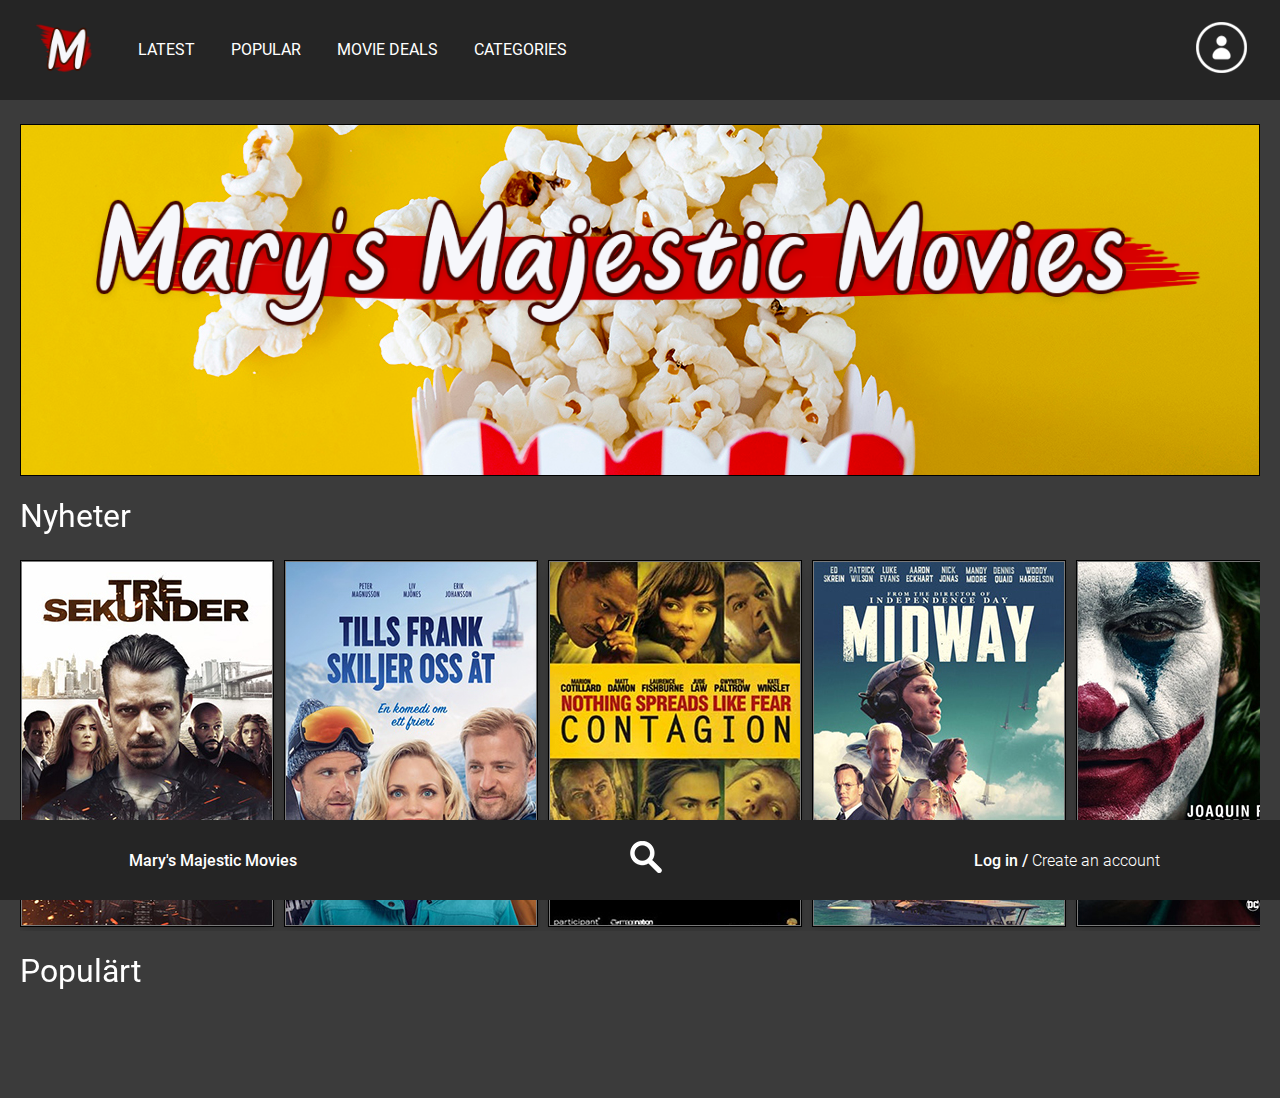
<file: index.html>
<!DOCTYPE html>
<html lang="en" xmlns="http://www.w3.org/1999/xhtml">
<head>

  <title>Mary's Majestic Movies</title>
  <script type="text/javascript" src="script.js"></script>
   <link href="style.css" rel="stylesheet" type="text/css">
   <meta charset="UTF-8" name="viewport" content="user-scalable=no">
</head>
  <body id="mainpagebody" onload="document.body.style.opacity='1'">

    <header>
      <img src="logosmall.png" class="logo-small">
      <div class="menu">
        <button class="menubutton" onclick="maincontent.location.href='content.html';document.getElementById('maincontent').frameBorder=0" type="button" value="NYHETER">LATEST</button>
        <button class="menubutton" onclick="maincontent.location.href='popular.html';document.getElementById('maincontent').frameBorder=0" type="button" value="POPULAR">POPULAR</button>
        <button class="menubutton" onclick="maincontent.location.href='offers.html';document.getElementById('maincontent').frameBorder=0" type="button" value="MOVIE DEALS">MOVIE DEALS</button>
        <button class="menubutton">CATEGORIES</button>
      </div>

      <button class="userpanel" onclick="document.getElementById('id01').style.display='block'"></button>

    </header>
    <section>
      <iframe name="maincontent" class="content" src="content.html" frameborder="0" onload="this.style.visibility = 'visible';">
    <p>Your browser does not support iframes.</p>
  </iframe>
    </section>
    <footer>
      <div class="footertitle">Mary's Majestic Movies</div>
        <div class="footersearch">
          <form>
            <input class="search" type="text" name="search">
          </form>
        </div>
      <div class="footeruser">Log in / <a href="register.html" target="maincontent">Create an account</a></div>
    </footer>
  </body>
</html>
</file>
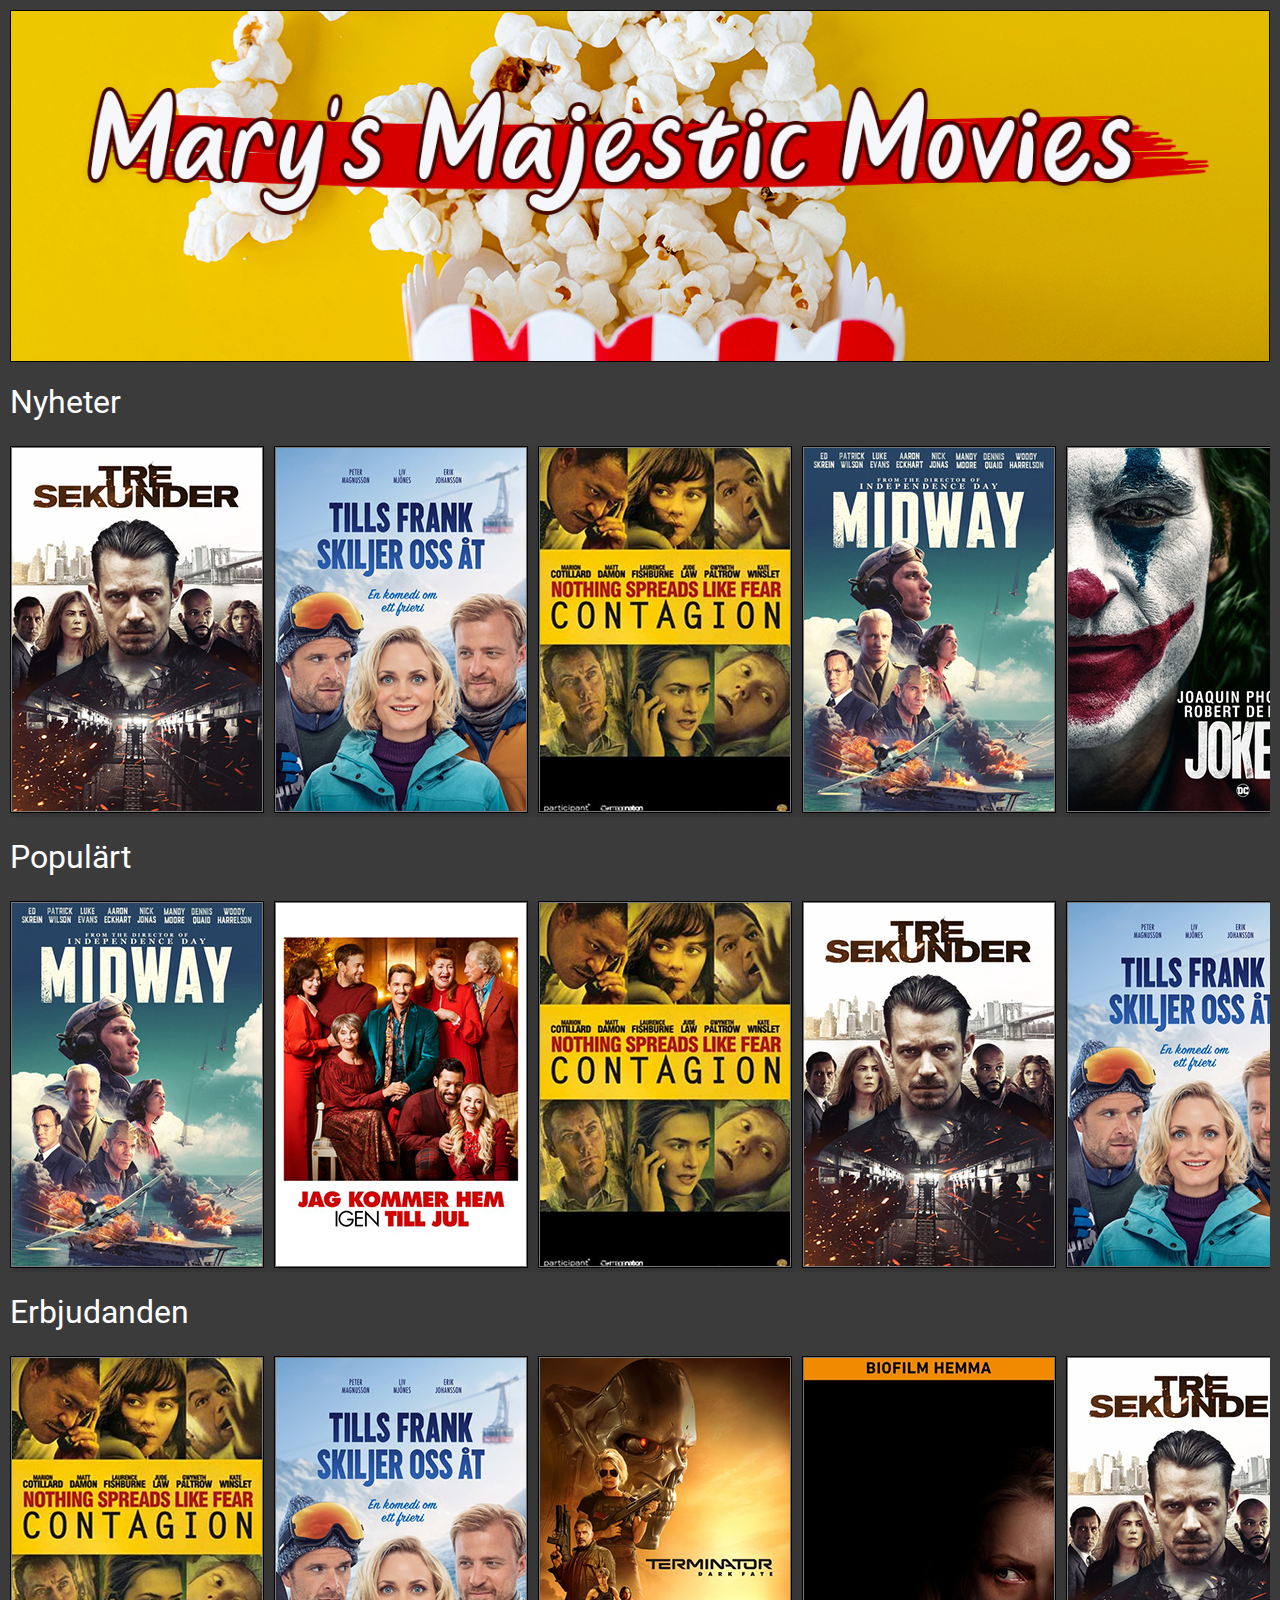
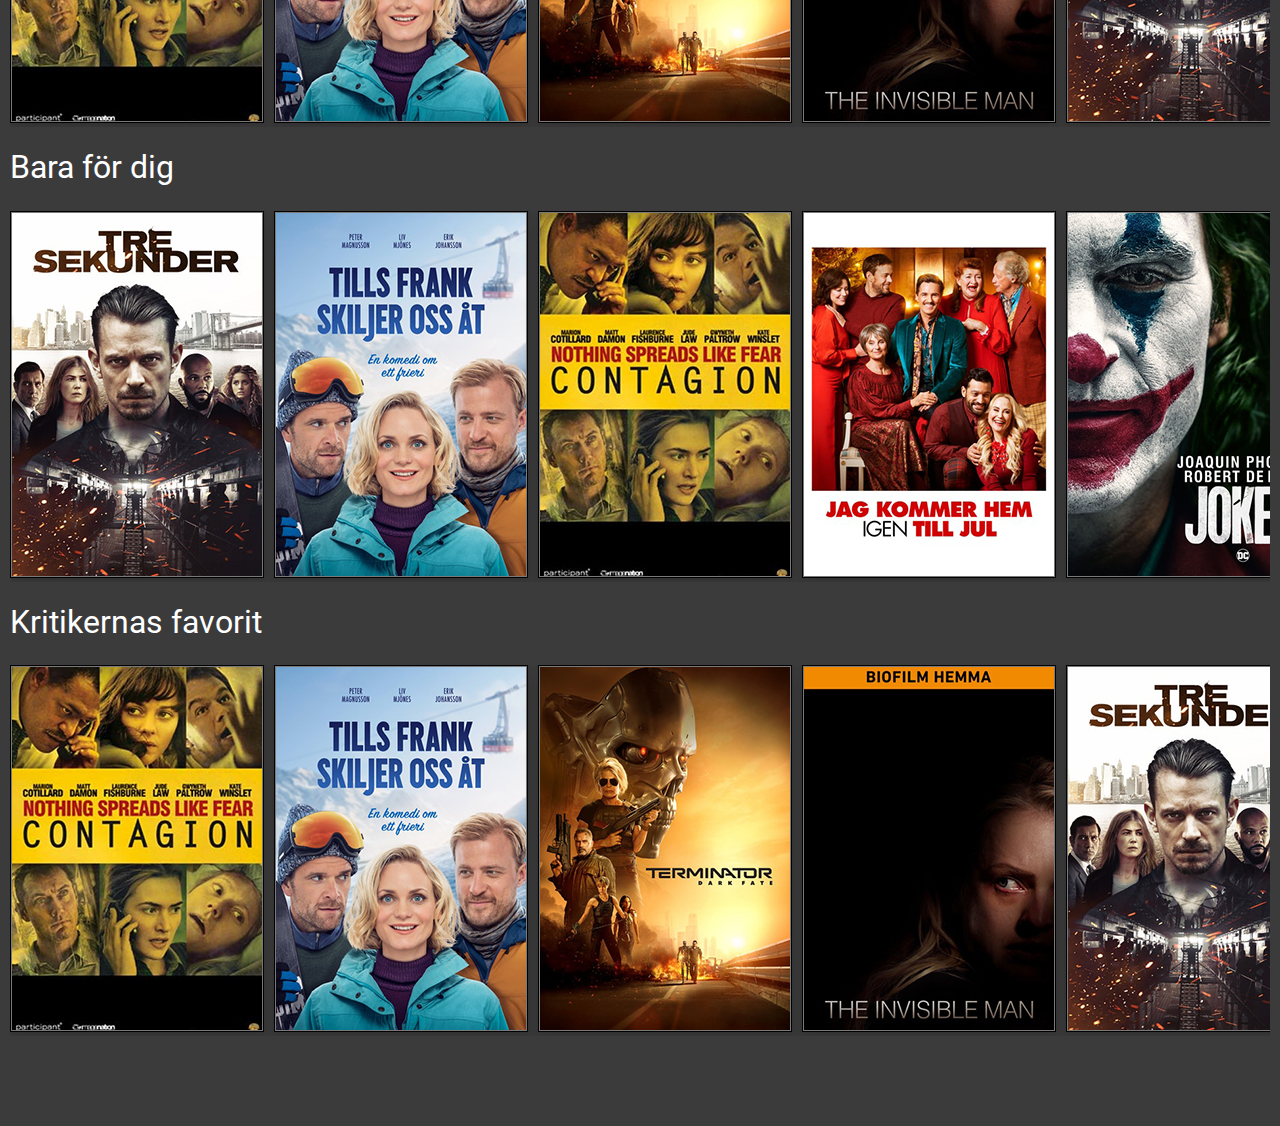
<file: content.html>
<!DOCTYPE html>
<html lang="en" xmlns="http://www.w3.org/1999/xhtml">
<head>
  <link href="style.css" rel="stylesheet" type="text/css">
</head>
<body id="mainpagebody">
  <div class="content">
<div class="banner"><img class="logo" src="logo.png"></div>
<h1>Nyheter</h1>
  <div class="scroll">
    <div class="movies">
      <div><img class="movie" src="Filmer/5.jpg"></div>
      <div><img class="movie" src="Filmer/4.jpg"></div>
      <div><img class="movie" src="Filmer/2.jpg"></div>
      <div><img class="movie" src="Filmer/8.jpg"></div>
      <div><img class="movie" src="Filmer/3.jpg"></div>
      <div><img class="movie" src="Filmer/1.jpg"></div>
      <div><img class="movie" src="Filmer/6.jpg"></div>
      <div><img class="movie" src="Filmer/7.jpg"></div>
    </div>
</div>
<h1>Populärt</h1>
<div class="scroll">
  <div class="movies">
    <div><img class="movie" src="Filmer/8.jpg"></div>
    <div><img class="movie" src="Filmer/7.jpg"></div>
    <div><img class="movie" src="Filmer/2.jpg"></div>
    <div><img class="movie" src="Filmer/5.jpg"></div>
    <div><img class="movie" src="Filmer/4.jpg"></div>
    <div><img class="movie" src="Filmer/6.jpg"></div>
    <div><img class="movie" src="Filmer/3.jpg"></div>
    <div><img class="movie" src="Filmer/1.jpg"></div>
  </div>
</div>
<h1>Erbjudanden</h1>
<div class="scroll">
  <div class="movies">
    <div><img class="movie" src="Filmer/2.jpg"></div>
    <div><img class="movie" src="Filmer/4.jpg"></div>
    <div><img class="movie" src="Filmer/6.jpg"></div>
    <div><img class="movie" src="Filmer/1.jpg"></div>
    <div><img class="movie" src="Filmer/5.jpg"></div>
    <div><img class="movie" src="Filmer/7.jpg"></div>
    <div><img class="movie" src="Filmer/8.jpg"></div>
    <div><img class="movie" src="Filmer/3.jpg"></div>
  </div>
</div>
<h1>Bara för dig</h1>
<div class="scroll">
  <div class="movies">
    <div><img class="movie" src="Filmer/5.jpg"></div>
    <div><img class="movie" src="Filmer/4.jpg"></div>
    <div><img class="movie" src="Filmer/2.jpg"></div>
    <div><img class="movie" src="Filmer/7.jpg"></div>
    <div><img class="movie" src="Filmer/3.jpg"></div>
    <div><img class="movie" src="Filmer/1.jpg"></div>
    <div><img class="movie" src="Filmer/6.jpg"></div>
    <div><img class="movie" src="Filmer/7.jpg"></div>
  </div>
</div>
<h1>Kritikernas favorit</h1>
<div class="scroll">
  <div class="movies">
    <div><img class="movie" src="Filmer/2.jpg"></div>
    <div><img class="movie" src="Filmer/4.jpg"></div>
    <div><img class="movie" src="Filmer/6.jpg"></div>
    <div><img class="movie" src="Filmer/1.jpg"></div>
    <div><img class="movie" src="Filmer/5.jpg"></div>
    <div><img class="movie" src="Filmer/7.jpg"></div>
    <div><img class="movie" src="Filmer/8.jpg"></div>
    <div><img class="movie" src="Filmer/3.jpg"></div>
  </div>
</div>
<div id="myModal" class="modal" style="display: none;">
  <iframe src="movieinfo.html" margin="auto" width="100%" height="100%" border="0" frameborder="0">
    <p>Your browser does not support iframes.</p>
</iframe>
</div>
</body>
</html>
</file>
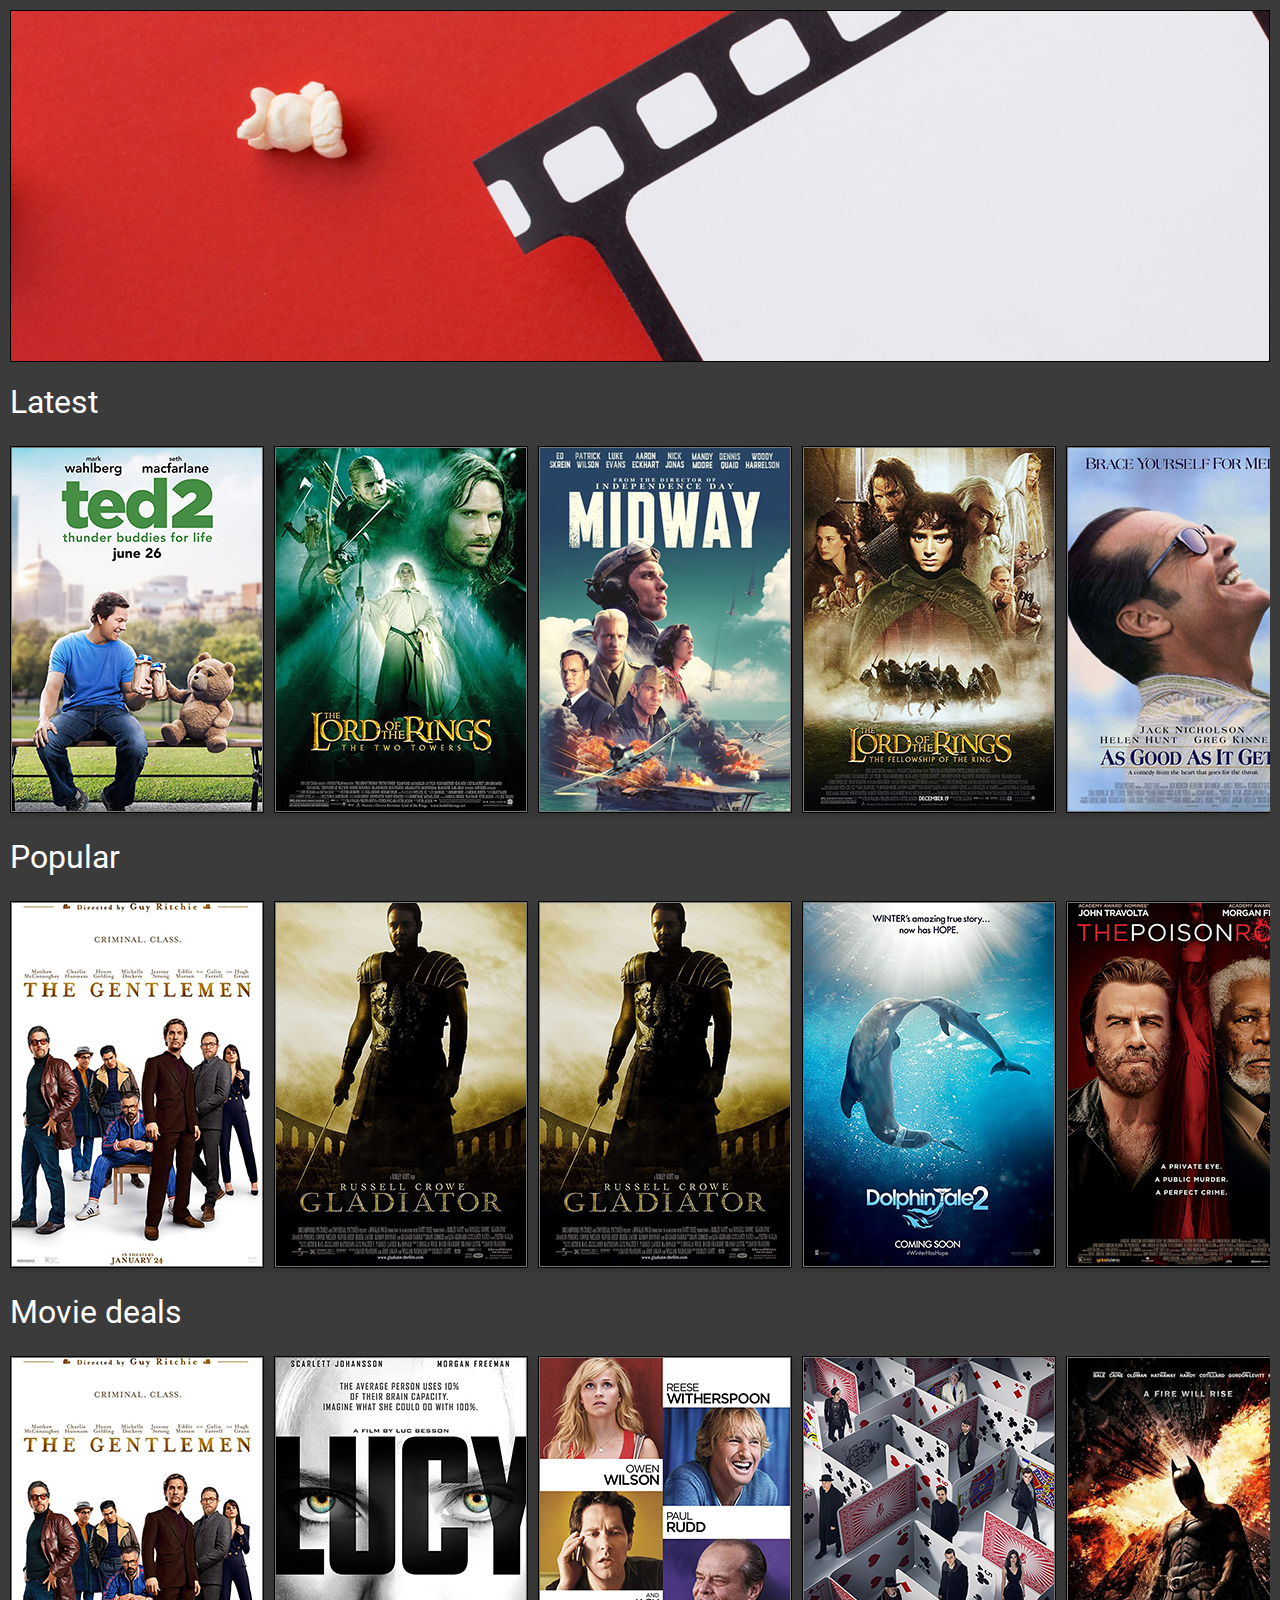
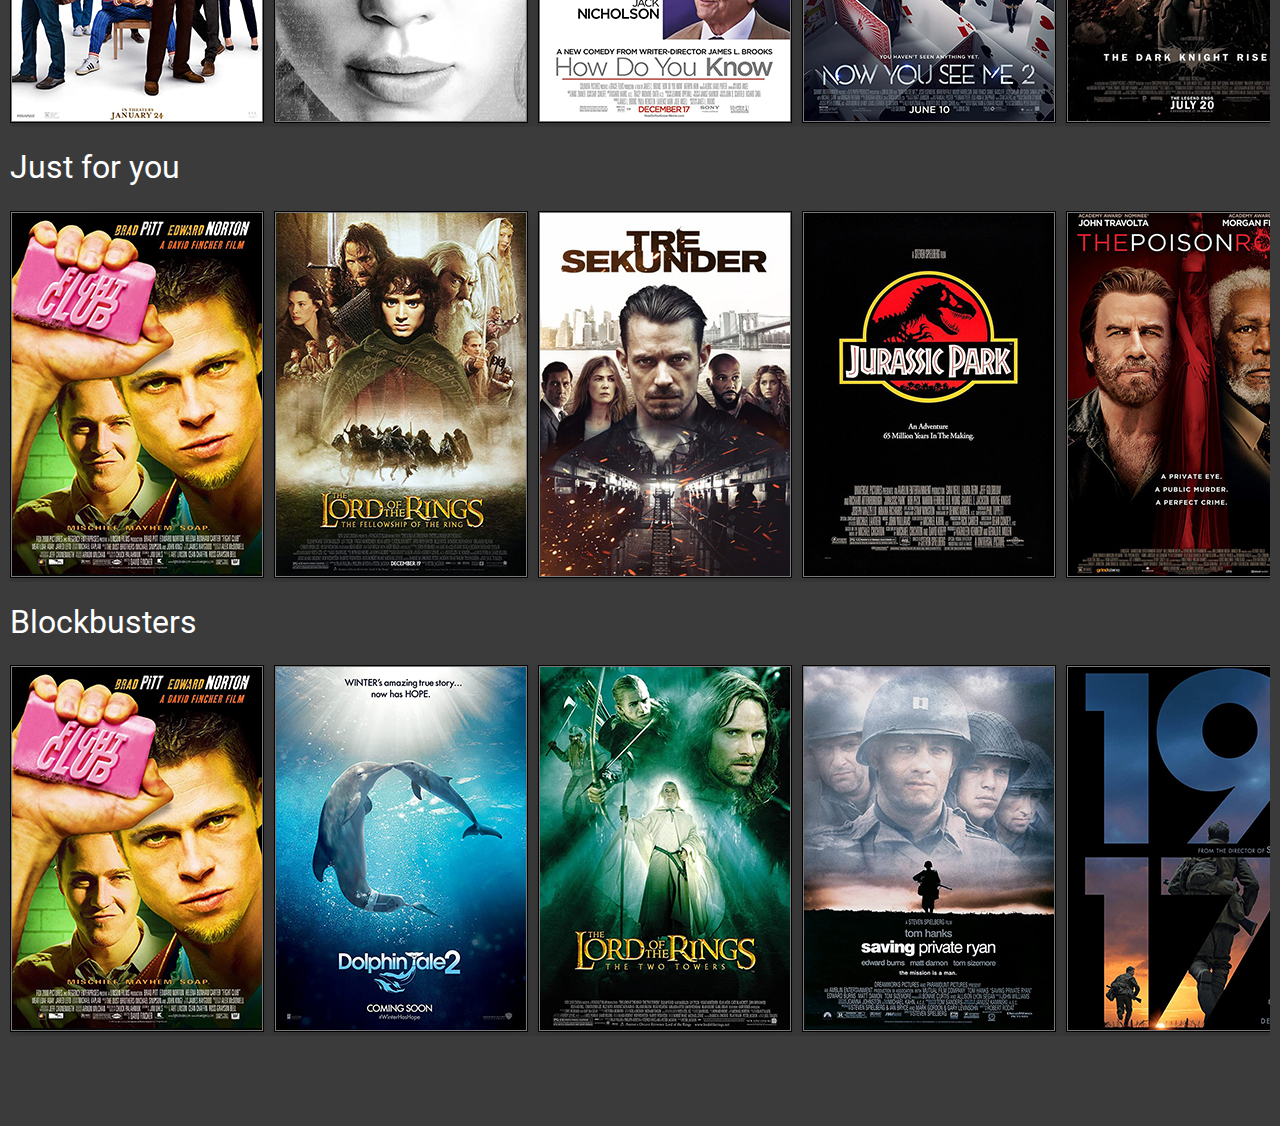
<file: offers.html>
<!DOCTYPE html>
<html lang="en" xmlns="http://www.w3.org/1999/xhtml">
<head>
  <script type="text/javascript" src="script.js"></script>
  <link href="style.css" rel="stylesheet" type="text/css">
</head>
<body id="mainpagebody"  onload="randomImg(), randomImg2(), randomImg3(), randomImg4(), randomImg5()">
<div class="content">
<div class="banner2"></div>
<h1>Latest</h1>
<div class="scroll">
    <div class="movies">
      <div id="container"></div>
    </div>
</div>
<h1>Popular</h1>
<div class="scroll">
    <div class="movies">
      <div id="popular"></div>
    </div>
</div>
<h1>Movie deals</h1>
<div class="scroll">
  <div class="movies">
    <div id="movieDeals"></div>
  </div>
</div>
<h1>Just for you</h1>
<div class="scroll">
  <div class="movies">
    <div id="justForYou"></div>
  </div>
</div>
<h1>Blockbusters</h1>
<div class="scroll">
  <div class="movies">
    <div id="blockbusters"></div>
  </div>
</div>
<div id="myModal" class="modal" style="display: none;">
  <iframe src="movieinfo.html" margin="auto" width="100%" height="100%" border="0" frameborder="0">
    <p>Your browser does not support iframes.</p>
</iframe>
</div>
</body>
</html>
</file>
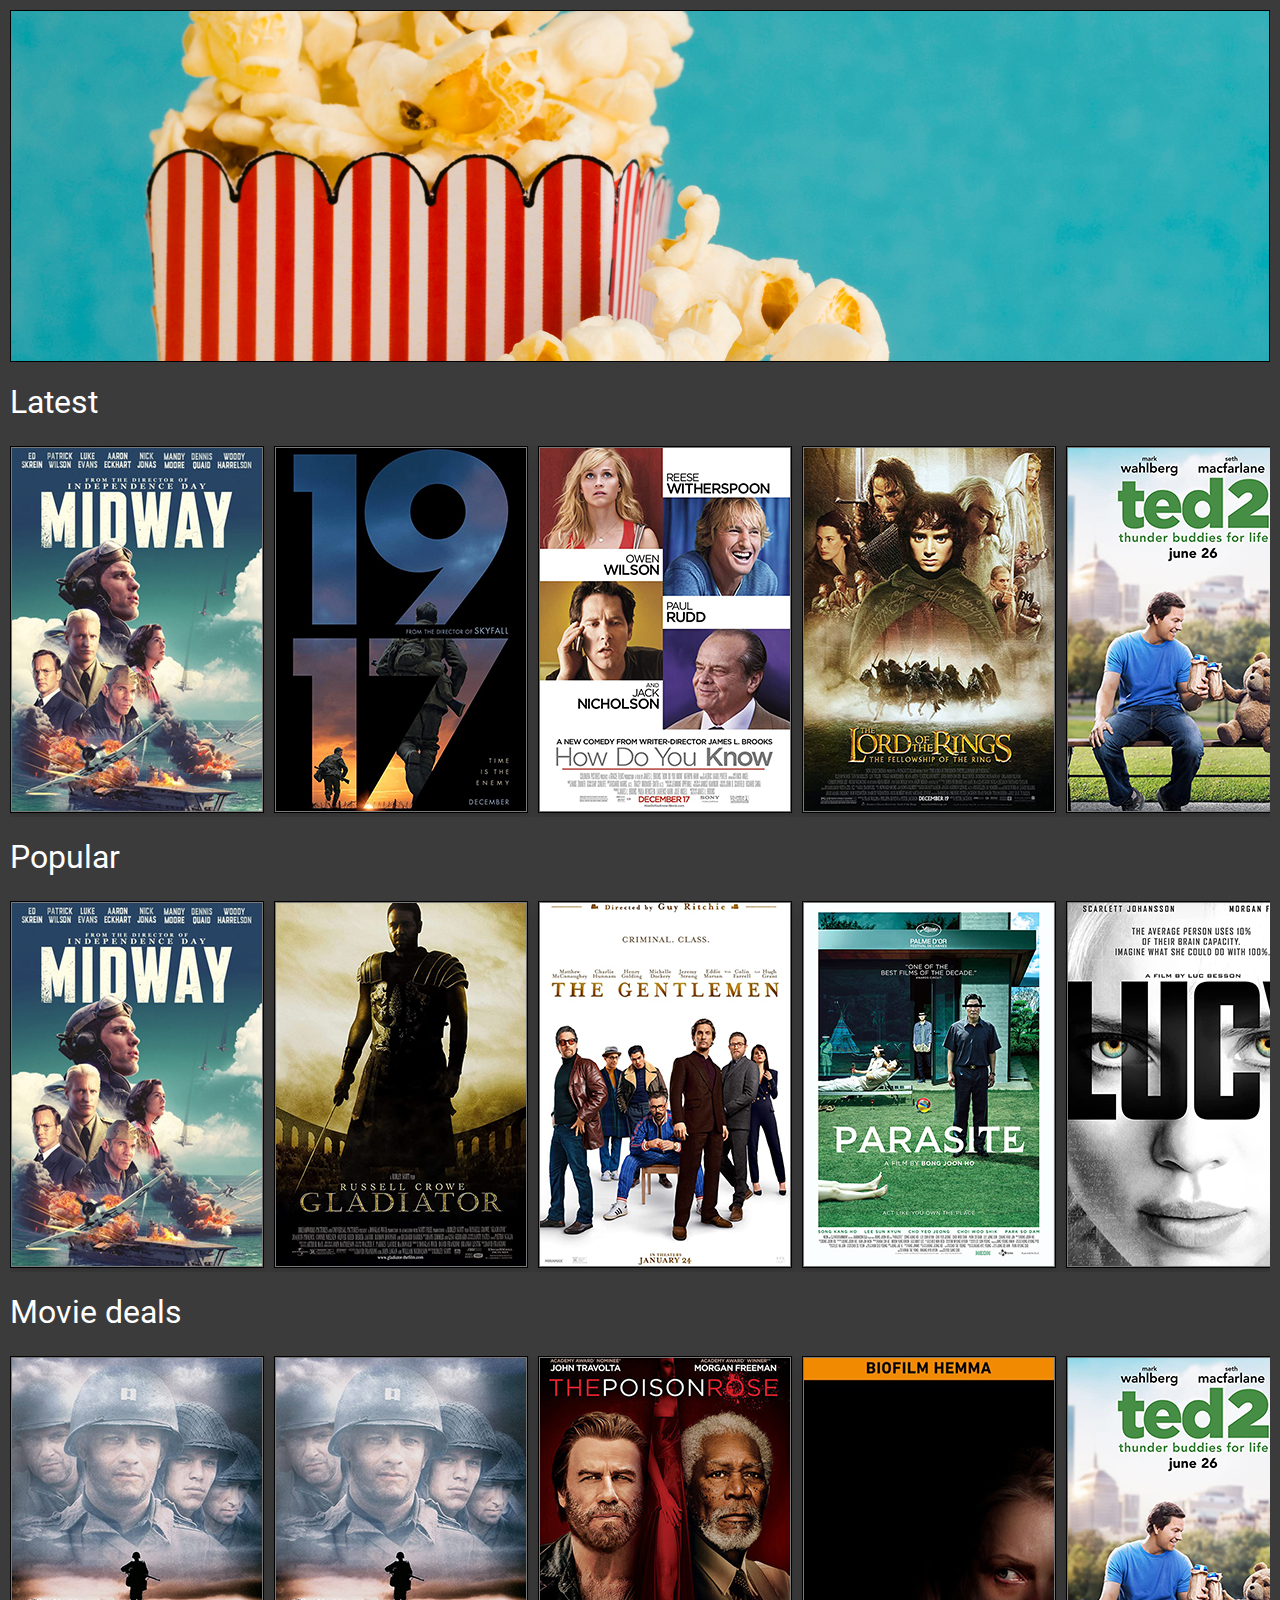
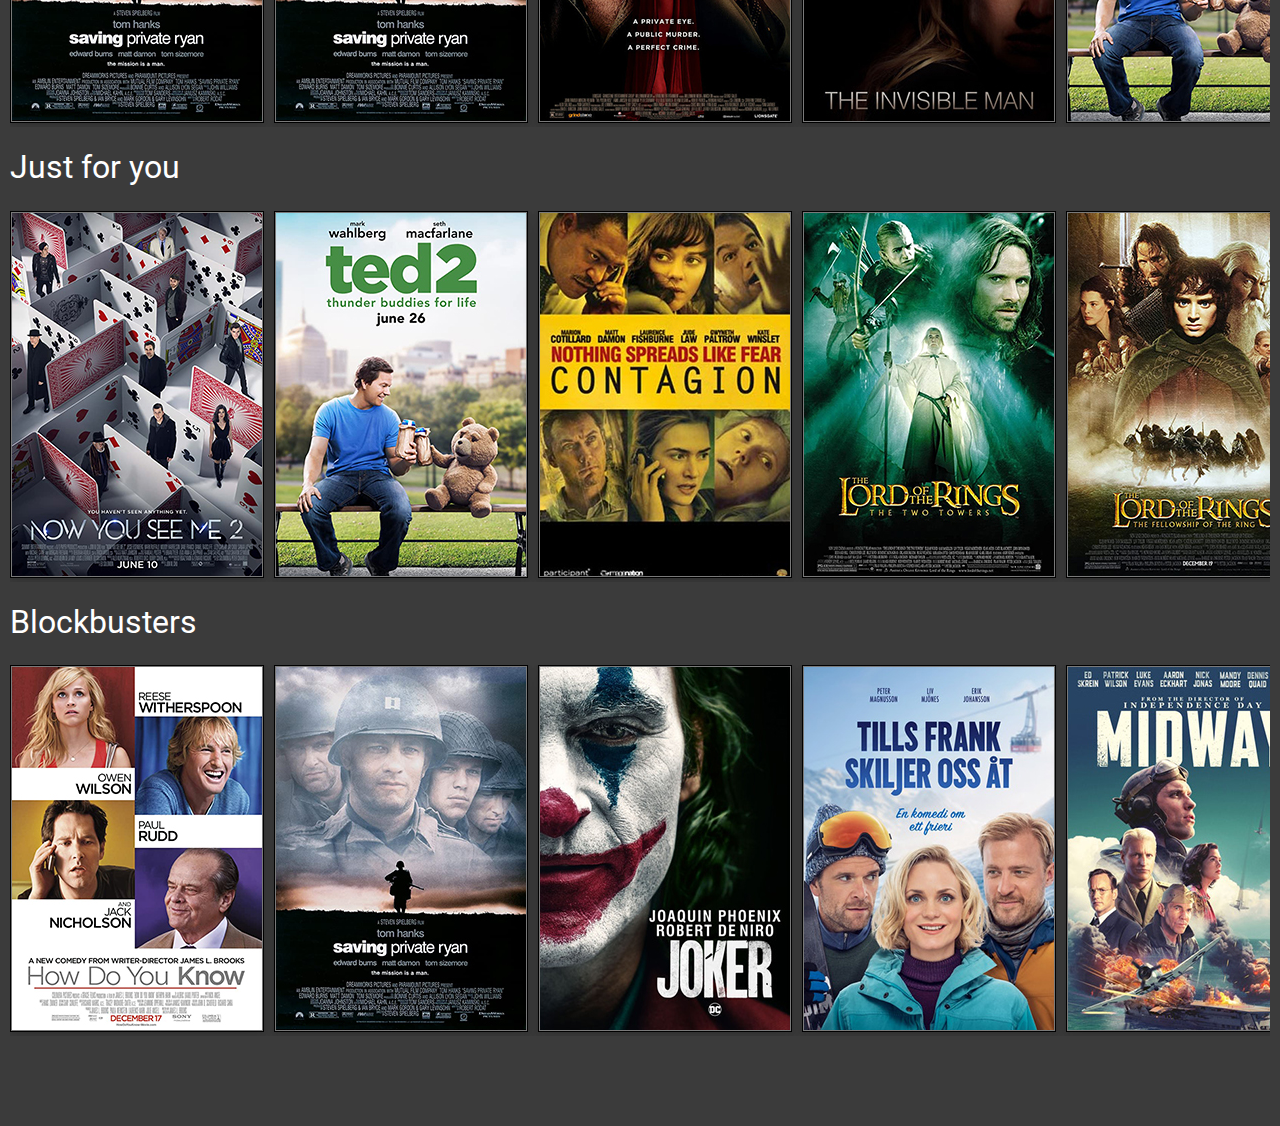
<file: popular.html>
<!DOCTYPE html>
<html lang="en" xmlns="http://www.w3.org/1999/xhtml">
<head>
  <script type="text/javascript" src="script.js"></script>
  <link href="style.css" rel="stylesheet" type="text/css">
</head>
<body id="mainpagebody" onload="randomImg(), randomImg2(), randomImg3(), randomImg4(), randomImg5()">
<div class="content">
<div class="banner4"></div>
<h1>Latest</h1>
<div class="scroll" id="latestSection">
    <div class="movies">
      <div id="container"></div>
    </div>
</div>
<h1>Popular</h1>
<div class="scroll" id="popularSection">
    <div class="movies">
      <div id="popular"></div>
    </div>
</div>
<h1>Movie deals</h1>
<div class="scroll" id="dealsSection">
  <div class="movies">
    <div id="movieDeals"></div>
  </div>
</div>
<h1>Just for you</h1>
<div class="scroll" id="jfySection">
  <div class="movies">
    <div id="justForYou"></div>
  </div>
</div>
<h1>Blockbusters</h1>
<div class="scroll" id="classicSection">
  <div class="movies">
    <div id="blockbusters"></div>
  </div>
</div>
<div id="myModal" class="modal" style="display: none;">
  <iframe src="movieinfo.html" margin="auto" width="100%" height="100%" border="0" frameborder="0">
    <p>Your browser does not support iframes.</p>
</iframe>
</div>
</body>
</html>
</file>
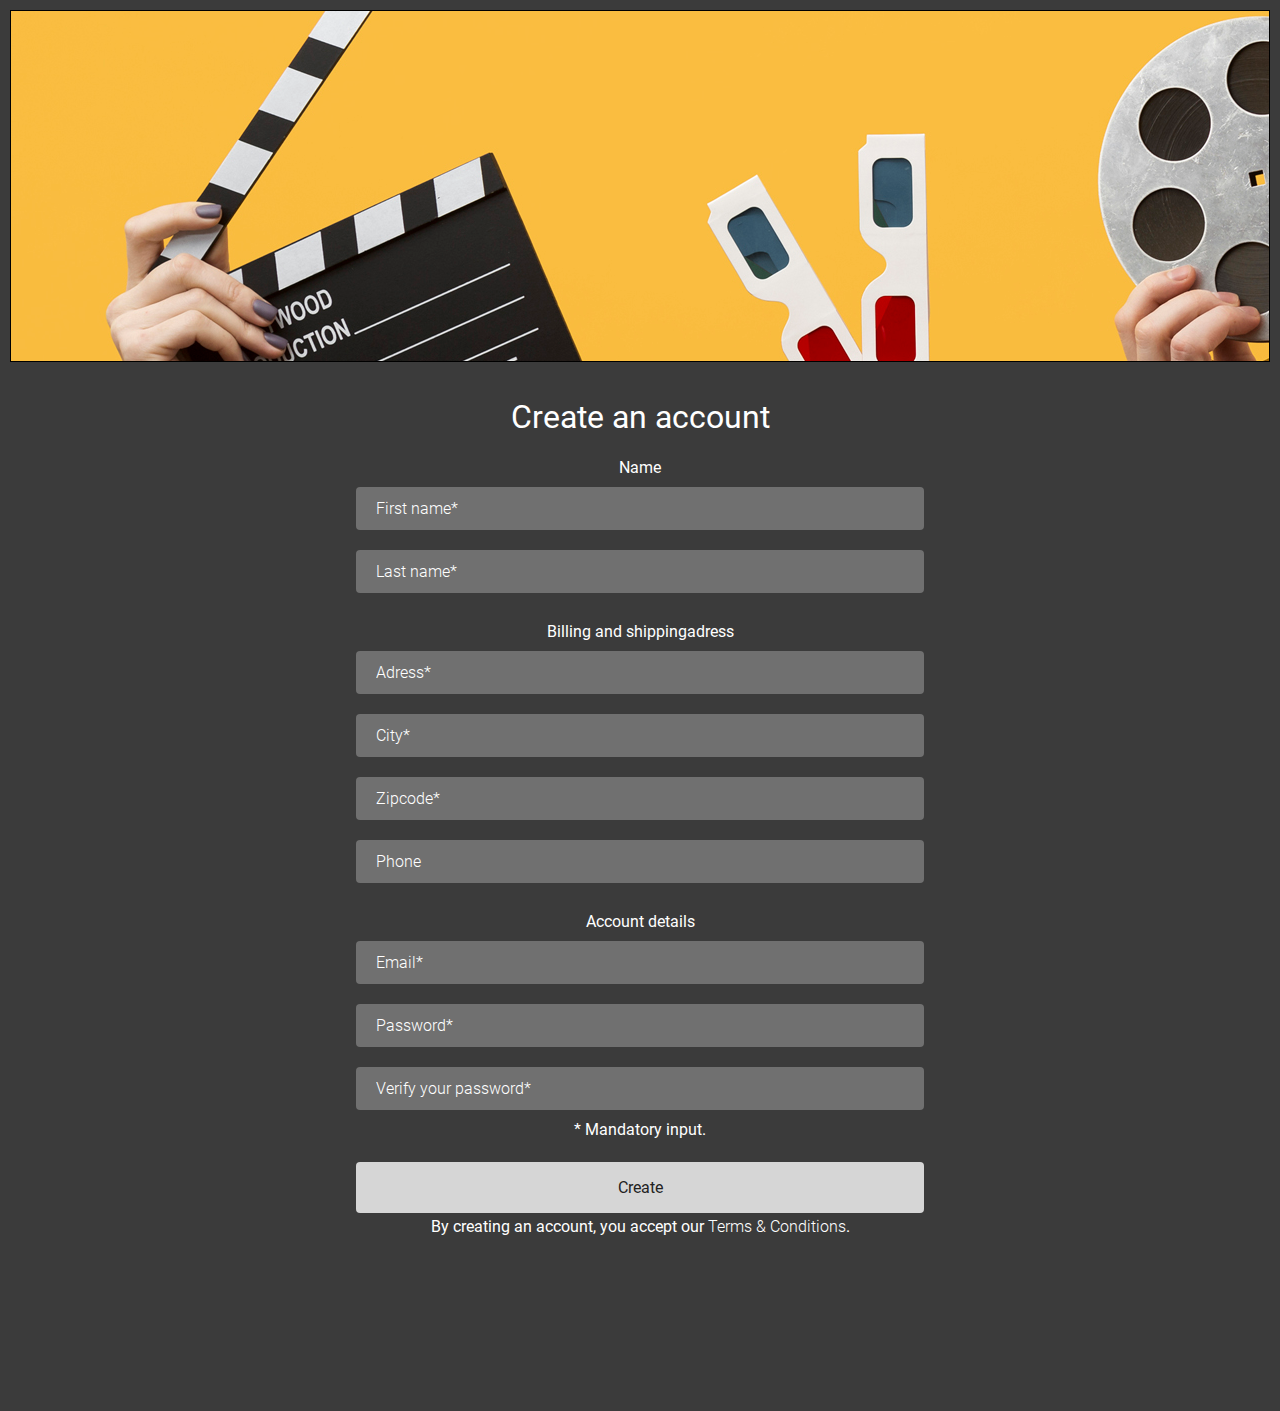
<file: register.html>
<!DOCTYPE html>
<html lang="en" xmlns="http://www.w3.org/1999/xhtml">
<head>
  <script type="text/javascript" src="script.js"></script>
  <link href="style.css" rel="stylesheet" type="text/css">
</head>
<body id="mainpagebody">
  <div class="banner3"></div>
  <div class="register">
    <h1> Create an account </h1>
    <form>
      <label for="fname">Name</label><br>
      <input type="text" id="fname" name="fname" placeholder="First name*"><br>
      <input type="text" id="lname" name="lname" placeholder="Last name*"><br><br>

      <label for="fname">Billing and shippingadress</label><br>
      <input type="text" id="adress" name="adress" placeholder="Adress*"><br>
      <input type="text" id="city" name="city" placeholder="City*"><br>
      <input type="text" id="zipcode" name="zipcode" placeholder="Zipcode*"><br>
      <input type="text" id="phone" name="phone" placeholder="Phone"><br><br>

      <label for="fname">Account details</label><br>
      <input type="text" id="mailadress" name="mailadress" placeholder="Email*"><br>
      <input type="password" id="password" name="password" placeholder="Password*"><br>
      <input type="password" id="verifypassword" name="verifypassword" placeholder="Verify your password*"><br>
      * Mandatory input.
      <br><br>
      <input type="submit" value="Create"><br>
      By creating an account, you accept our <a href="#">Terms & Conditions</a>.
    </form>
  </div>
</body>
</html>
</file>
<file: style.css>
#mainpagebody {
  background-color: #3b3b3b;
  color: white;
  scroll-behavior: smooth;
  margin: 10px;
  display: flex;
  flex-direction: column;
  animation: fadeInAnimation ease 3s;
  animation-iteration-count: 1;
  animation-fill-mode: forwards;
}

::-webkit-scrollbar {
    display: none;
}

::-webkit-input-placeholder {
  color: white;
}

:-ms-input-placeholder {
  color: white;
}

::placeholder {
  color: white;
}

@keyframes fadeInAnimation {
  0% {opacity: 0;}
  100% {opacity: 1;}
}


#registerbody {
color: white;
overflow: inherit;
background-position: fixed;
background-size: cover;

}


header {
position: fixed;
left: 0;
top: 0;
width: 100%;
padding: 10px;
height: 5em;
margin: auto;
background-color: #252525;
display: flex;
}

footer {
display: flex;
position: fixed;
left: 0;
bottom: 0;
width: 100%;
height: 5em;
background-color: #252525;
color: white;
text-align: center;

}

h1 {
font-size: 2em;
font-family: "Roboto-Regular";
font-weight: normal;
}

h3 {
padding: 5px;
margin: auto;
font-family: "Roboto-Regular";
}


section {
margin-top: 6.5em;
max-width: 100%;
height: 100vh;
}

iframe{
overflow:hidden;
}


.register {
border-radius: 10px;
font-family: "Roboto-Regular";
font-size: 1em;
width: 50%;
margin: auto auto 150px auto;
padding-top: 15px;
padding-bottom: 15px;
text-align: center;
}

form {
margin: auto;
display: inline-block;
width: 95%
}

input {
width: 95%;
padding: 12px 20px;
margin: 10px;
box-sizing: border-box;
}

label {
width: 95%;
margin: 15px;
box-sizing: border-box;
}

input[type=text], input[type=password] {
color: white;
background-color: #707070;
border: none;
border-radius: 4px;
font-size: 1em;
font-family: "Roboto-Light";
}

input.search[type=text] {
width: 1%;
box-sizing: border-box;
border: none;
border-radius: 4px;
font-size: 2em;
background-color: #252525;
background-image: url('magnifying-glass.png');
background-position: 12px 12px;
background-repeat: no-repeat;
padding: 12px 20px 12px 25px;
transition: width 0.4s ease-in-out;
margin: auto;
}

input.search[type=text]:focus {
width: 100%;
border: 1px solid #ccc;
padding: 12px 20px 12px 50px;
}

input[type=button], input[type=submit], input[type=reset] {
background-color: #d6d6d6;
border: none;
color: #222222;
padding: 16px 32px;
text-decoration: none;
margin: 4px 2px;
cursor: pointer;
border-radius: 4px;
font-family: "Roboto-Regular";
font-size: 1em;
}

input[type=button]:hover, input[type=submit]:hover, input[type=reset]:hover {
background-color: #c2c2c2;
border: none;
color: #222222;
padding: 16px 32px;
text-decoration: none;
margin: 4px 2px;
cursor: pointer;
border-radius: 4px;
font-family: "Roboto-Regular";
font-size: 1em;
}

input[type=text]:focus, [type=password]:focus {
  background-color: #282828;
}

.content {
margin-bottom: 5em;
width: 100%;
border: 0;
height: 100%;
overflow: hidden;
}

.menu {
margin-top: 1px;
margin-left: 10px;
padding: 0.8em;
flex: 1;
}

.menubutton {
color: white;
background-color: rgba(0, 0, 0, 0);
border: 0px solid rgba(0,0,0,0);
padding: 1em;
font-family: "Roboto-Regular";
font-size: 1em;
display: inline-block;
vertical-align: middle;
transition-duration: 0.2s;
flex: 1;
}

.menubutton:hover {
background-color: white;
color: #123747;
font-family: "Roboto-Regular";
}

.menubutton:active{
background-color: white;
color: #123747;
font-family: "Roboto-Regular";
}

.userpanel {
background-color: rgba(0, 0, 0, 0);
background-image: url(usericon.png);
background-repeat: no-repeat;
margin-top: 0.9em;
margin-right: 3em;
height: 56px;
width: 56px;
float: right;

border: 0;
}

.userpanel:hover {
background-image: url(usericon_hovered.png);
background-repeat: no-repeat;
margin-top: 0.9em;
margin-right: 3em;
height: 56px;
width: 56px;
float: right;

}


.footertitle {
font-size: 1em;
color: white;
font-family: "Roboto-Medium";

flex: 1;
flex-grow: 1;
align-self: center;
}

.footersearch {
font-size: 1em;
color: white;
font-family: "Roboto-Medium";
flex: 2;
flex-grow: 1;
align-self: center;
}

.footeruser {
font-size: 1em;
color: white;
font-family: "Roboto-Medium";
flex: 3;
flex-grow: 1;
align-self: center;
}

.scroll {
position: relative;
white-space: nowrap;
overflow-x: visible;
overflow-y: hidden;
}

.movies {
margin-top: 3px;
display: flex;
flex-wrap: row wrap;
flex-direction: row;
max-width: 100%;
height: 100%;
scroll-behavior: smooth;
box-sizing: border-box;
white-space: nowrap;
overflow-x: visible;
overflow-y: clip;
-webkit-overflow-scrolling: touch;
position: relative;
white-space: nowrap;
}

.movie {
margin-right: 10px;
transition: transform .2s;
box-shadow: 0 12px 16px 0 rgba(0,0,0,0.1), 0 0 5px 0 rgba(0,0,0,0.1);
}

.movie:hover {
transform: scale(1.02);
box-shadow: 0 12px 16px 0 rgba(0,0,0,0.2), 0 0 5px 0 rgba(0,0,0,0.2);
}

.banner {
background-image: url(banner.jpg);
height: 350px;
border: 1px solid black;
}

.banner2 {
background-image: url(banner2.jpg);
height: 350px;
border: 1px solid black;
}

.banner3 {
background-image: url(banner3.jpg);
height: 350px;
border: 1px solid black;
}

.banner4 {
background-image: url(banner4.jpg);
height: 350px;
border: 1px solid black;
}

.logo-small {
margin-left: 25px;
margin-right: auto;
margin-top: 7px;
width: 100%;
width: 64px;
height: 64px;
}

.logo {
max-width: 1338px;
margin: auto;
width: 100%;
}

.movieclick {
background-color: rgb(0,0,0,0);
border: none;
color: rgb(0,0,0);

}

.modal {
display: none; /* Hidden by default */
position: fixed;
top: 50%;
left: 50%;
transform: translate(-50%, -50%);
z-index: 1; /* Sit on top */
padding-top: 50%;
width: 100%; /* Full width */
height: 100%; /* Full height */
overflow: auto; /* Enable scroll if needed */
background-color: rgb(0,0,0); /* Fallback color */
background-color: rgba(0,0,0,0.4); /* Black w/ opacity */
}

.modal-content {
position: relative;
background-color: #222222;
margin: auto;
align-self: center;
border: 1px solid rgba(0,0,0,0);
width: 100%;
box-shadow: 0 4px 8px 0 rgba(0,0,0,0.2),0 6px 20px 0 rgba(0,0,0,0.19);
-webkit-animation-name: animatetop;
-webkit-animation-duration: 0.4s;
animation-name: animatetop;
animation-duration: 0.2s
}


@-webkit-keyframes animatetop {
from {top:-300px; opacity:0}
to {top:0; opacity:1}
}

@keyframes animatetop {
from {top:-300px; opacity:0}
to {top:0; opacity:1}
}

.close {
color: white;
float: right;
font-size: 40px;
font-weight: bold;
}

.close:hover,
.close:focus {
color: #000;
text-decoration: none;
cursor: pointer;
}

.modal-header {
padding: 2px 16px;
background-color: #1b1b1b;
color: white;
font-family: "Roboto-Medium";
}

.modal-body {
padding: 2px 16px;
font-family: "Roboto-Light";
}

.modal-footer {
padding: 2px 16px;
background-color: #1b1b1b;
color: white;
font-family: "Roboto-Medium";
}

a:link {
font-family: "Roboto-Light";
text-decoration: none;
color: white;
}
a:hover {
font-family: "Roboto-Light";
text-decoration: underline;
color: white;
}
a:visited {
font-family: "Roboto-Light";
text-decoration: none;
color: white;color: white;
}
a:active {
font-family: "Roboto-Light";
text-decoration: none;
color: white;
}

@font-face {
font-family: "Roboto-Regular";
src: url(Roboto-Regular.ttf);
}

@font-face {
font-family: "Roboto-Light";
src: url(Roboto-Light.ttf);
}

@font-face {
font-family: "Roboto-Medium";
src: url(Roboto-Medium.ttf);
}

@media screen and (max-width: 992px) and (min-width: 500px) {
header {
height: 7.5em;
}
footer {
height: 7.5em;
}

h1 {
font-size: 2.6em;
}

.logo-small {
margin-left: 25px;
margin-right: auto;
margin-top: 14px;
width: 84px;
height: 84px;
}

.menubutton {
font-size: 1.4em;

}
.footertitle {
font-size: 1.7em;
}
.footeruser {
font-size: 1.7em;
margin-right: 15px;
}
.userpanel {
padding: 1.7em;
margin-top: 2em;
}
.userpanel:hover {
padding: 1.7em;
margin-top: 2em;
}
.menu {
margin-top: 0.5em;
padding: 0.8em;
flex: 1;
}
.modal-content {
width: 100%;
}
section {
margin-top: 10em;
height: 100vh;
overflow-x: hidden;
}

.register {
width: 100%;
}

.register {
font-size: 2em;
}

input.search[type=text] {
font-size: 3em;
background-position: 26px 26px;
padding: 12px 75px 12px 5px;
margin: auto;
}

input.search[type=text]:focus {
padding: 12px 30px 12px 50px;
margin: auto;
}<
</file>
